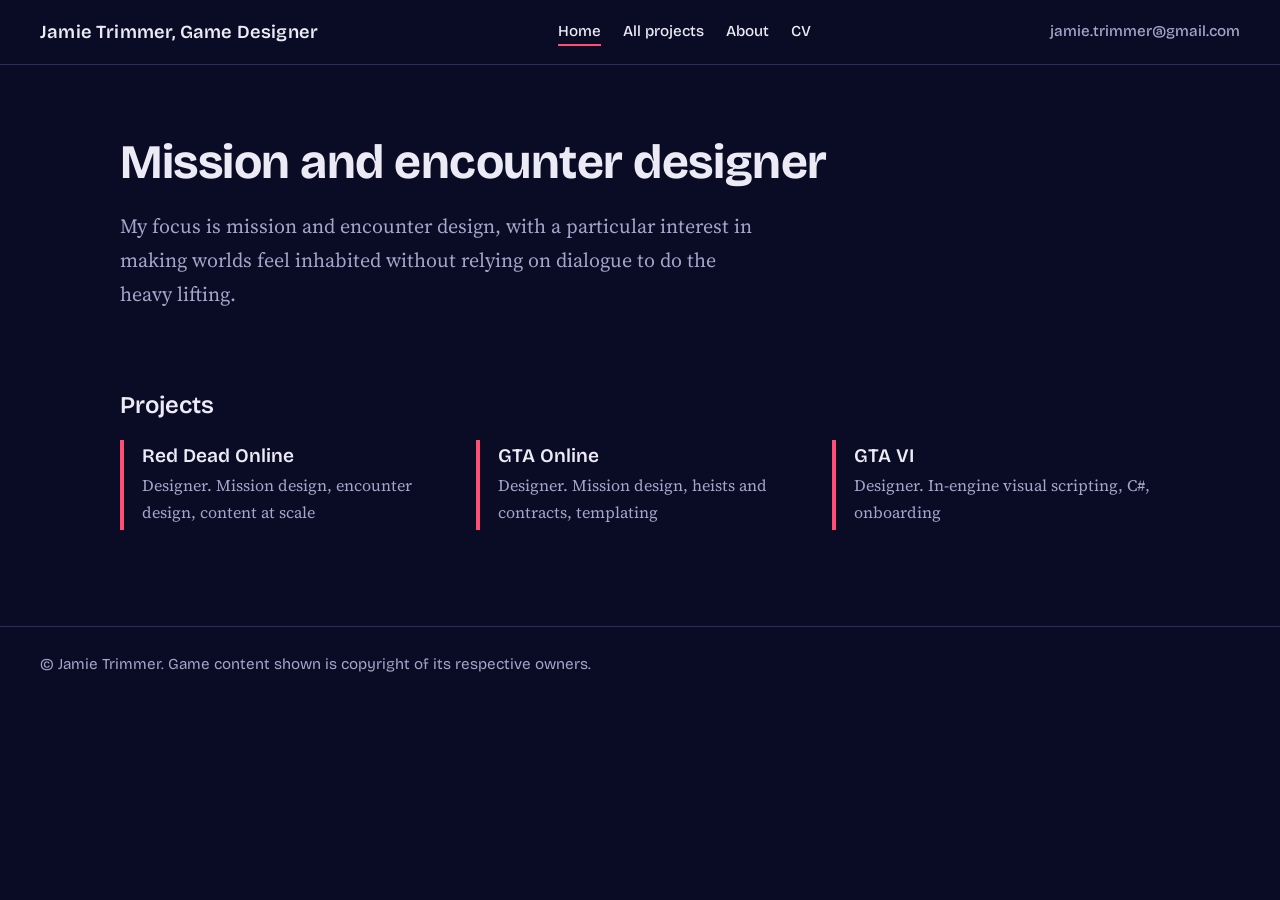
<file: index.html>
<!doctype html><html lang="en-GB"><head><meta charset="utf-8"><meta name="viewport" content="width=device-width,initial-scale=1"><title>Jamie Trimmer, Game Designer</title><meta name="description" content="My focus is mission and encounter design, with a particular interest in making worlds feel inhabited without relying on dialogue to do the heavy lifting."><link rel="preconnect" href="https://fonts.googleapis.com"><link rel="preconnect" href="https://fonts.gstatic.com" crossorigin><link href="https://fonts.googleapis.com/css2?family=Bricolage+Grotesque:wght@500;600;700&family=Source+Serif+4:ital,wght@0,400;0,600;1,400&display=swap" rel="stylesheet"><link rel="stylesheet" href="css/style.css"></head><body><a class="skip" href="#main">Skip to content</a><header class="site"><a class="name" href="index.html">Jamie Trimmer, Game Designer</a><nav class="main" aria-label="Main"><a href="index.html" aria-current="page">Home</a><a href="work.html">All projects</a><a href="about.html">About</a><a href="cv.html">CV</a></nav><nav class="contact" aria-label="Contact"><a href="mailto:jamie.trimmer@gmail.com">jamie.trimmer@gmail.com</a></nav></header><main id="main"><section class="hero"><h1>Mission and encounter designer</h1><p>My focus is mission and encounter design, with a particular interest in making worlds feel inhabited without relying on dialogue to do the heavy lifting.</p></section><h2>Projects</h2><ul class="grid"><li><a class="card" href="rdo.html"><strong>Red Dead Online</strong><span class="role">Designer. Mission design, encounter design, content at scale</span></a></li><li><a class="card" href="gtao.html"><strong>GTA Online</strong><span class="role">Designer. Mission design, heists and contracts, templating</span></a></li><li><a class="card" href="gta-vi.html"><strong>GTA VI</strong><span class="role">Designer. In-engine visual scripting, C#, onboarding</span></a></li></ul></main><footer class="site">&copy; Jamie Trimmer. Game content shown is copyright of its respective owners.</footer></body></html>
</file>
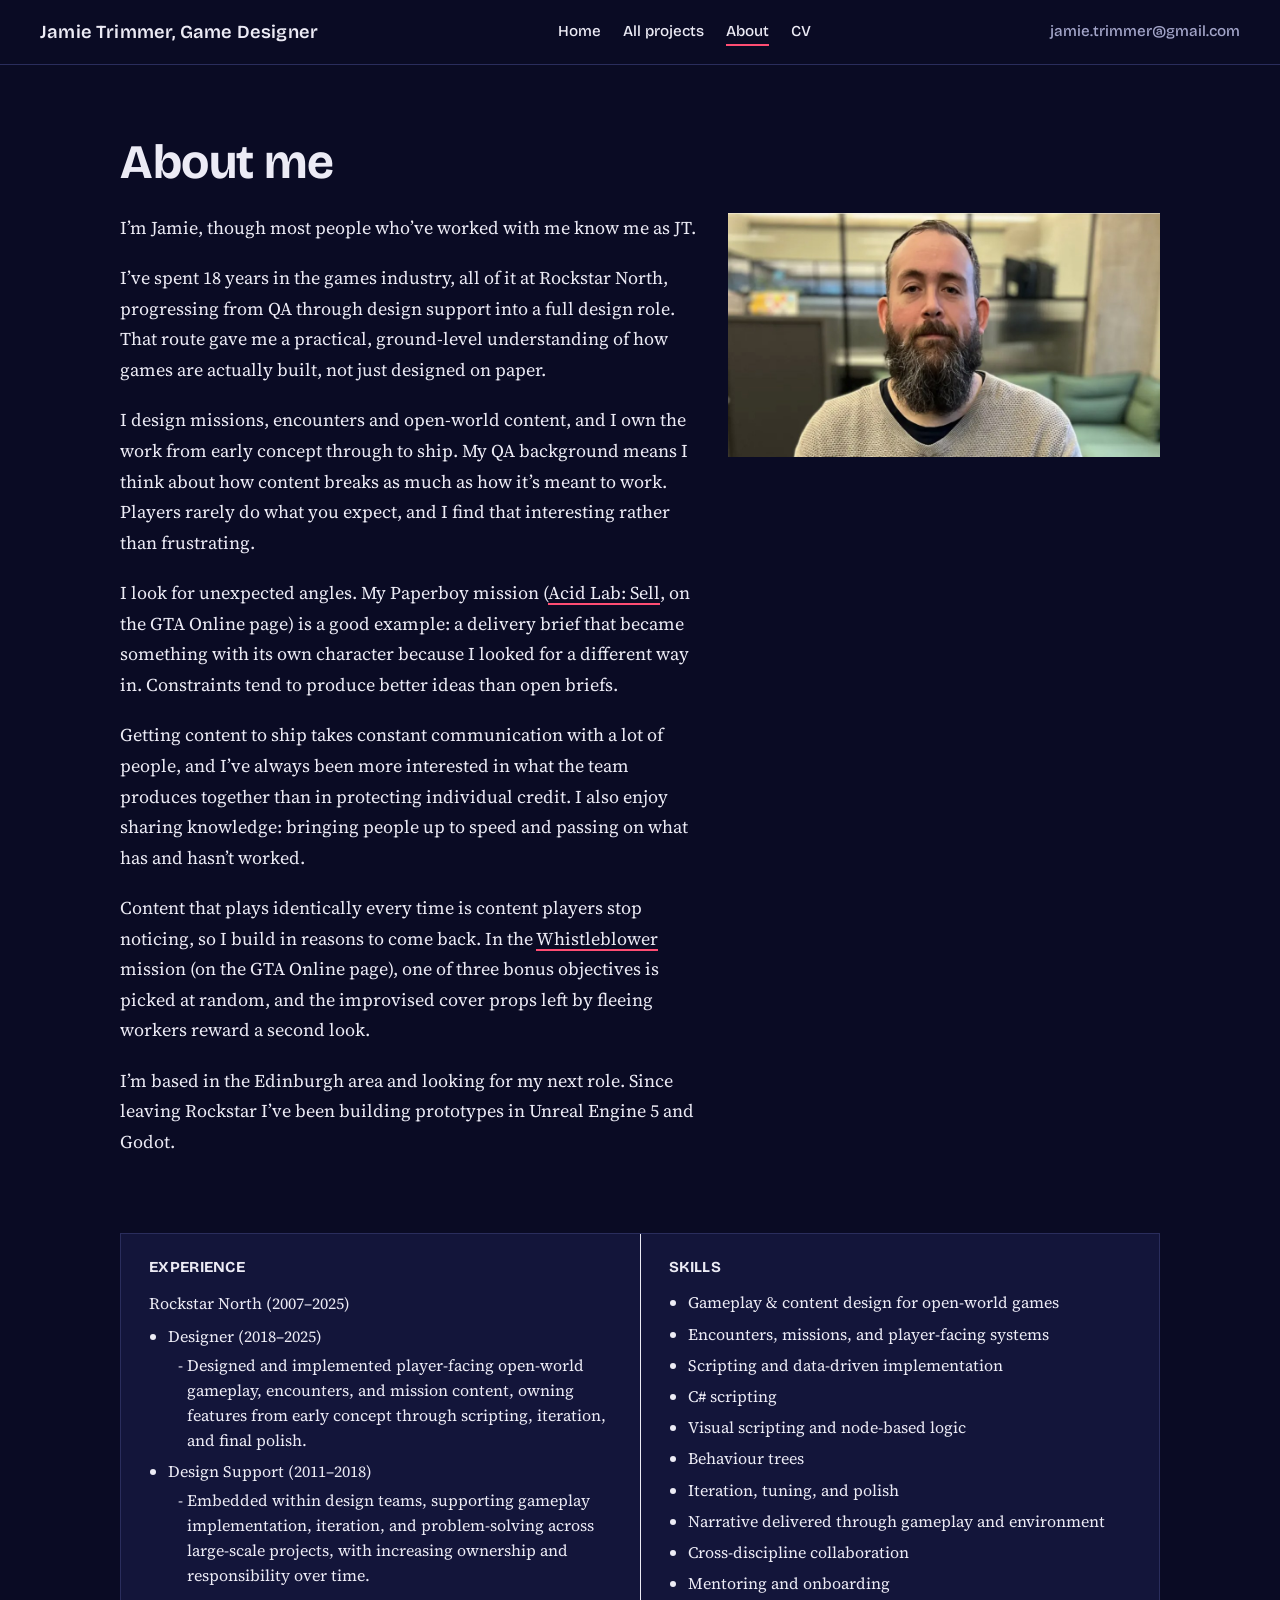
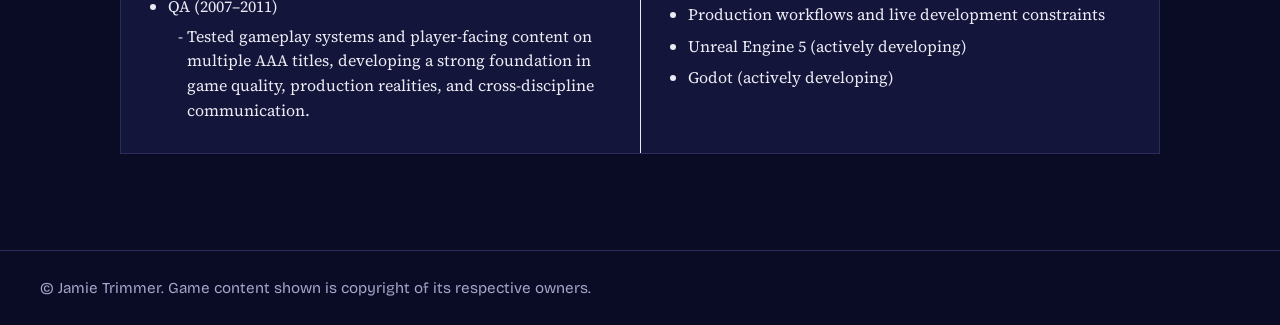
<file: about.html>
<!doctype html><html lang="en-GB"><head><meta charset="utf-8"><meta name="viewport" content="width=device-width,initial-scale=1"><title>About</title><meta name="description" content="About Jamie Trimmer"><link rel="preconnect" href="https://fonts.googleapis.com"><link rel="preconnect" href="https://fonts.gstatic.com" crossorigin><link href="https://fonts.googleapis.com/css2?family=Bricolage+Grotesque:wght@500;600;700&family=Source+Serif+4:ital,wght@0,400;0,600;1,400&display=swap" rel="stylesheet"><link rel="stylesheet" href="css/style.css"></head><body><a class="skip" href="#main">Skip to content</a><header class="site"><a class="name" href="index.html">Jamie Trimmer, Game Designer</a><nav class="main" aria-label="Main"><a href="index.html">Home</a><a href="work.html">All projects</a><a href="about.html" aria-current="page">About</a><a href="cv.html">CV</a></nav><nav class="contact" aria-label="Contact"><a href="mailto:jamie.trimmer@gmail.com">jamie.trimmer@gmail.com</a></nav></header><main id="main"><section class="hero"><h1>About me</h1></section><div class="about-grid"><div class="prose"><p>I’m Jamie, though most people who’ve worked with me know me as JT.</p><p>I’ve spent 18 years in the games industry, all of it at Rockstar North, progressing from QA through design support into a full design role. That route gave me a practical, ground-level understanding of how games are actually built, not just designed on paper.</p><p>I design missions, encounters and open-world content, and I own the work from early concept through to ship. My QA background means I think about how content breaks as much as how it’s meant to work. Players rarely do what you expect, and I find that interesting rather than frustrating.</p><p>I look for unexpected angles. My Paperboy mission (<a href="gtao.html#paperboy">Acid Lab: Sell</a>, on the GTA Online page) is a good example: a delivery brief that became something with its own character because I looked for a different way in. Constraints tend to produce better ideas than open briefs.</p><p>Getting content to ship takes constant communication with a lot of people, and I’ve always been more interested in what the team produces together than in protecting individual credit. I also enjoy sharing knowledge: bringing people up to speed and passing on what has and hasn’t worked.</p><p>Content that plays identically every time is content players stop noticing, so I build in reasons to come back. In the <a href="gtao.html#whistleblower">Whistleblower</a> mission (on the GTA Online page), one of three bonus objectives is picked at random, and the improvised cover props left by fleeing workers reward a second look.</p><p>I’m based in the Edinburgh area and looking for my next role. Since leaving Rockstar I’ve been building prototypes in Unreal Engine 5 and Godot.</p></div><img class="portrait" src="images/jt.jpg" alt="Jamie Trimmer" width="1000" height="563"></div><section class="panel"><div class="panel-col"><h2>EXPERIENCE</h2><p class="employer">Rockstar North (2007–2025)</p><ul><li>Designer (2018–2025)<ul class="sub"><li>Designed and implemented player-facing open-world gameplay, encounters, and mission content, owning features from early concept through scripting, iteration, and final polish.</li></ul></li><li>Design Support (2011–2018)<ul class="sub"><li>Embedded within design teams, supporting gameplay implementation, iteration, and problem-solving across large-scale projects, with increasing ownership and responsibility over time.</li></ul></li><li>QA (2007–2011)<ul class="sub"><li>Tested gameplay systems and player-facing content on multiple AAA titles, developing a strong foundation in game quality, production realities, and cross-discipline communication.</li></ul></li></ul></div><div class="panel-col"><h2>SKILLS</h2><ul><li>Gameplay &amp; content design for open-world games</li><li>Encounters, missions, and player-facing systems</li><li>Scripting and data-driven implementation</li><li>C# scripting</li><li>Visual scripting and node-based logic</li><li>Behaviour trees</li><li>Iteration, tuning, and polish</li><li>Narrative delivered through gameplay and environment</li><li>Cross-discipline collaboration</li><li>Mentoring and onboarding</li><li>Production workflows and live development constraints</li><li>Unreal Engine 5 (actively developing)</li><li>Godot (actively developing)</li></ul></div></section></main><footer class="site">&copy; Jamie Trimmer. Game content shown is copyright of its respective owners.</footer></body></html>
</file>
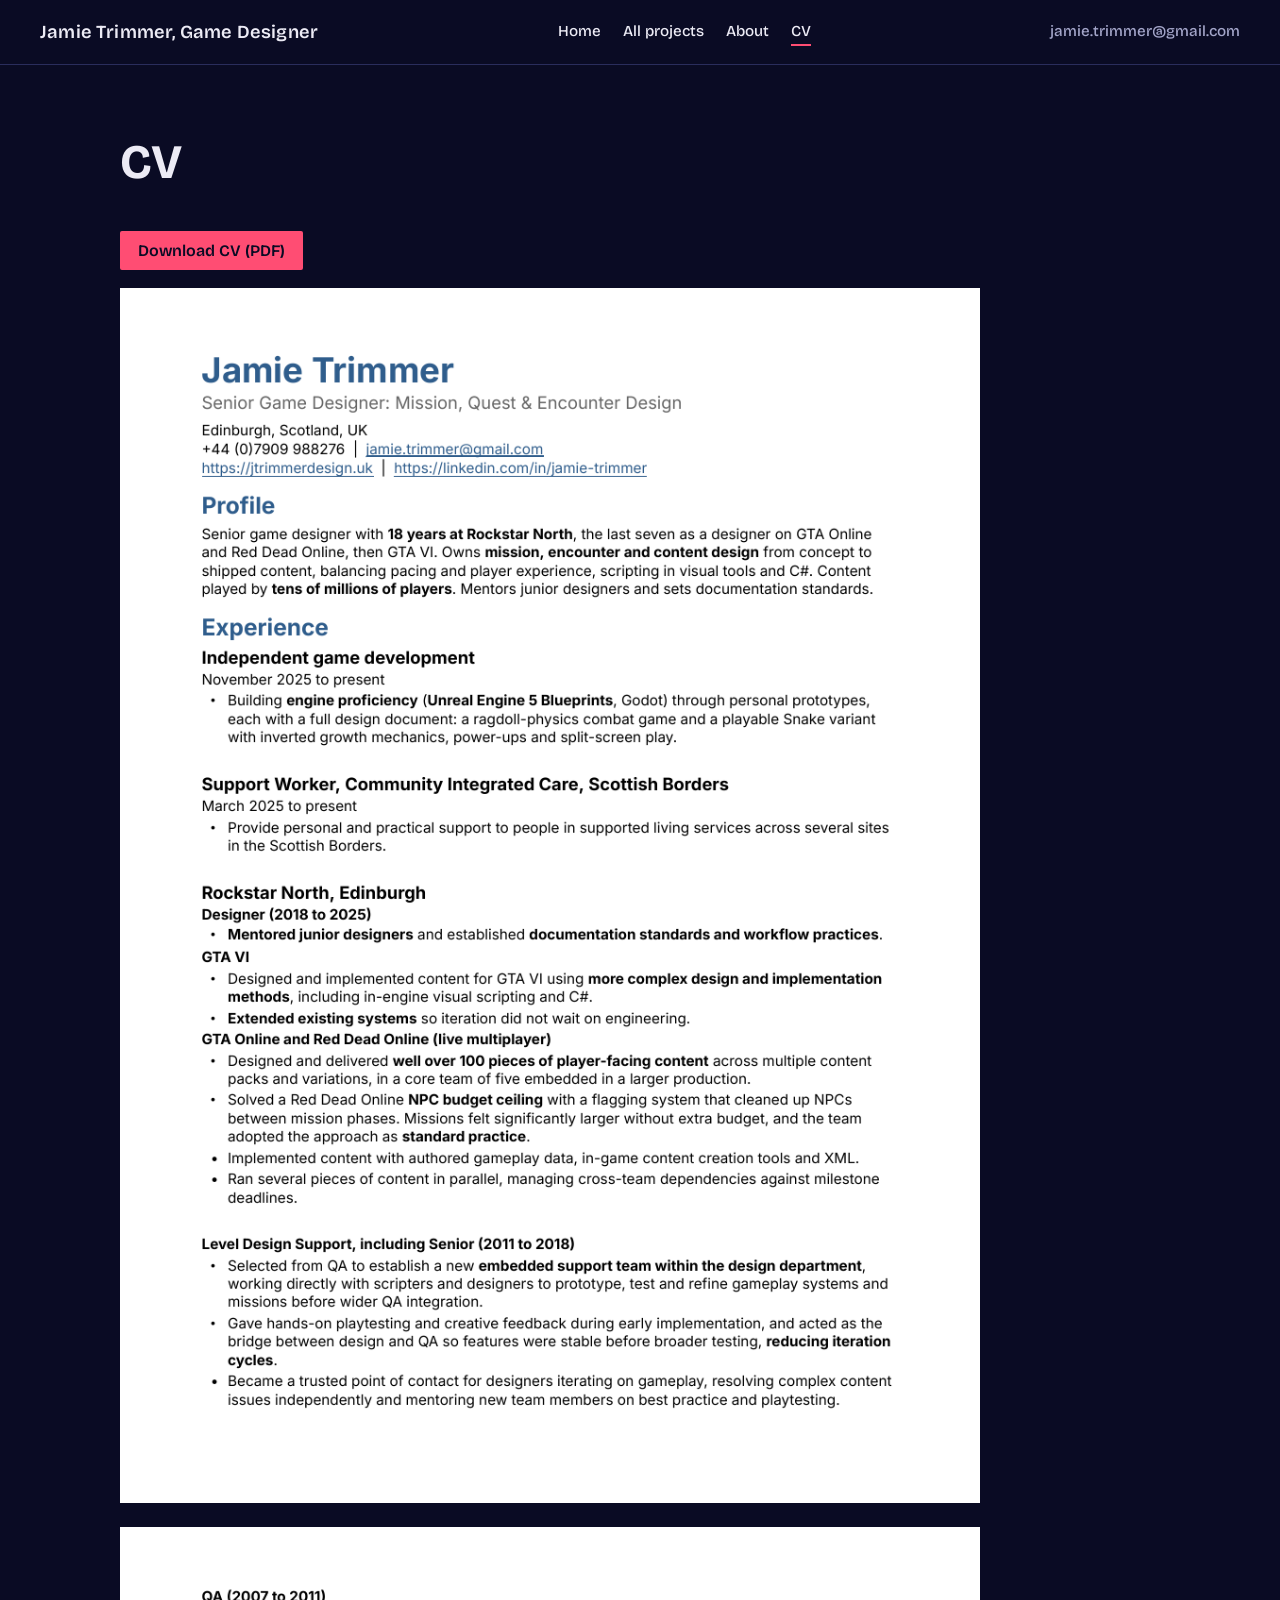
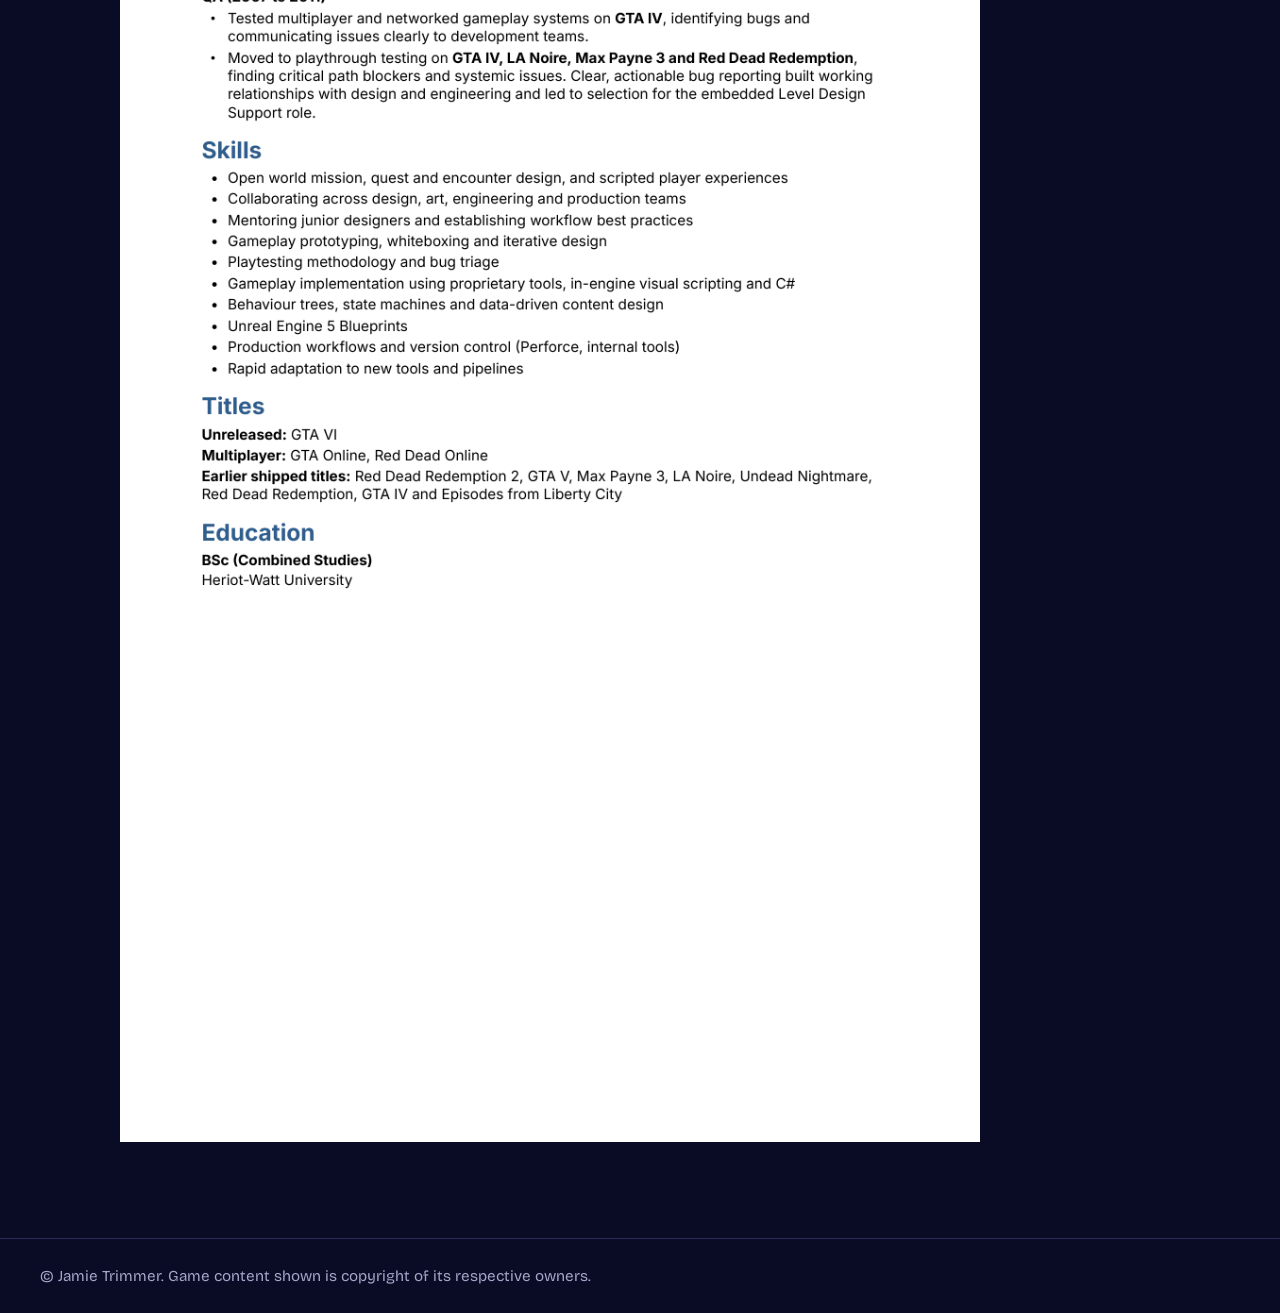
<file: cv.html>
<!doctype html><html lang="en-GB"><head><meta charset="utf-8"><meta name="viewport" content="width=device-width,initial-scale=1"><title>CV</title><meta name="description" content="CV of Jamie Trimmer"><link rel="preconnect" href="https://fonts.googleapis.com"><link rel="preconnect" href="https://fonts.gstatic.com" crossorigin><link href="https://fonts.googleapis.com/css2?family=Bricolage+Grotesque:wght@500;600;700&family=Source+Serif+4:ital,wght@0,400;0,600;1,400&display=swap" rel="stylesheet"><link rel="stylesheet" href="css/style.css"></head><body><a class="skip" href="#main">Skip to content</a><header class="site"><a class="name" href="index.html">Jamie Trimmer, Game Designer</a><nav class="main" aria-label="Main"><a href="index.html">Home</a><a href="work.html">All projects</a><a href="about.html">About</a><a href="cv.html" aria-current="page">CV</a></nav><nav class="contact" aria-label="Contact"><a href="mailto:jamie.trimmer@gmail.com">jamie.trimmer@gmail.com</a></nav></header><main id="main"><section class="hero"><h1>CV</h1></section><p><a class="button" href="assets/Jamie_Trimmer_CV.pdf" download>Download CV (PDF)</a></p><div class="cv-pages"><img src="assets/cv-1.png" alt="CV page 1"><img src="assets/cv-2.png" alt="CV page 2"></div></main><footer class="site">&copy; Jamie Trimmer. Game content shown is copyright of its respective owners.</footer></body></html>
</file>
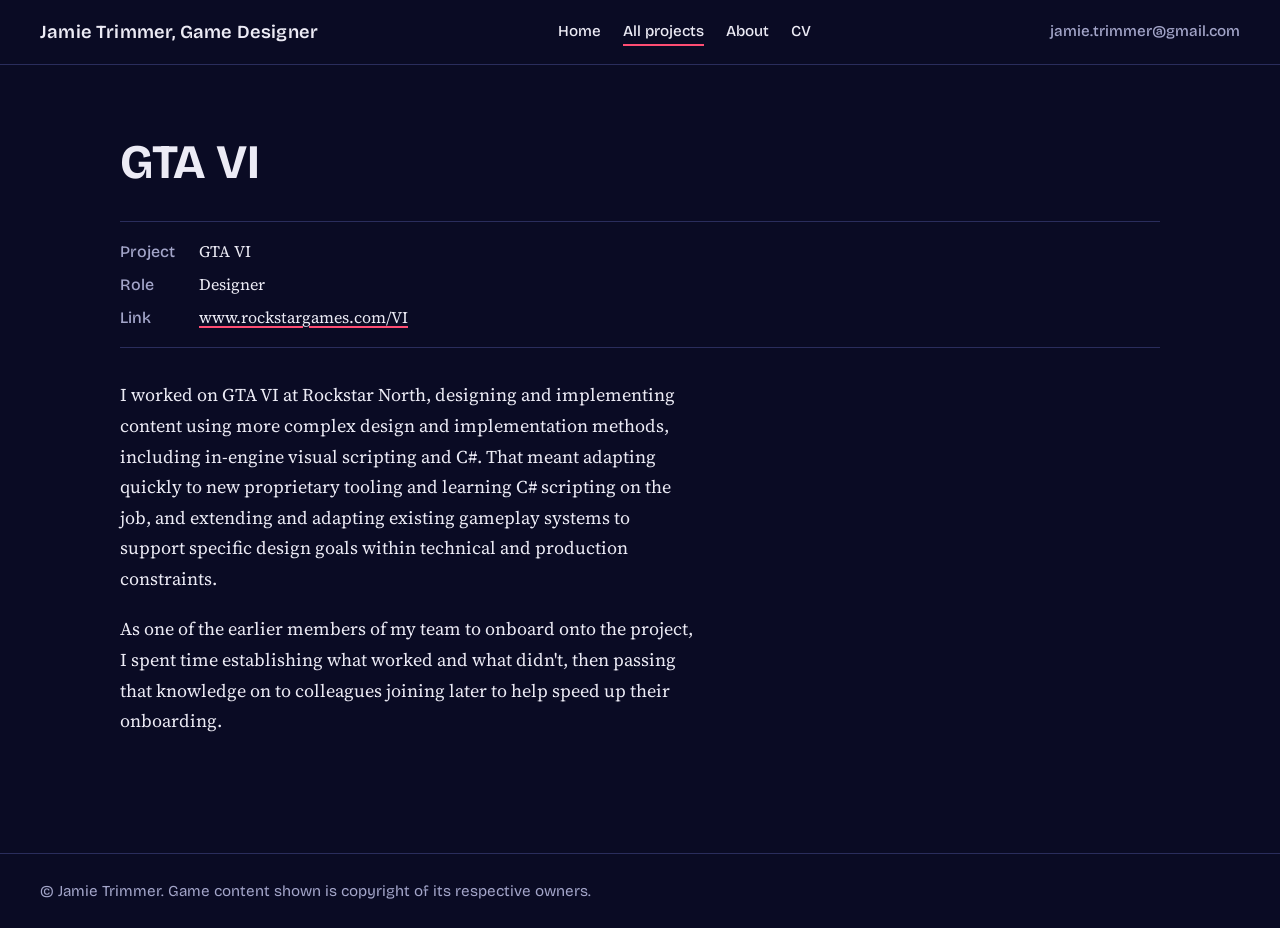
<file: gta-vi.html>
<!doctype html><html lang="en-GB"><head><meta charset="utf-8"><meta name="viewport" content="width=device-width,initial-scale=1"><title>GTA VI</title><meta name="description" content="I worked on GTA VI at Rockstar North, designing and implementing content using more complex design and implementation methods, including in-engine visual scripting and C#. That meant adapting quickly to new proprietary tooling and learning C# scripting on the job, and extending and adapting existing gameplay systems to support specific design goals within technical and production constraints."><link rel="preconnect" href="https://fonts.googleapis.com"><link rel="preconnect" href="https://fonts.gstatic.com" crossorigin><link href="https://fonts.googleapis.com/css2?family=Bricolage+Grotesque:wght@500;600;700&family=Source+Serif+4:ital,wght@0,400;0,600;1,400&display=swap" rel="stylesheet"><link rel="stylesheet" href="css/style.css"></head><body><a class="skip" href="#main">Skip to content</a><header class="site"><a class="name" href="index.html">Jamie Trimmer, Game Designer</a><nav class="main" aria-label="Main"><a href="index.html">Home</a><a href="work.html" aria-current="page">All projects</a><a href="about.html">About</a><a href="cv.html">CV</a></nav><nav class="contact" aria-label="Contact"><a href="mailto:jamie.trimmer@gmail.com">jamie.trimmer@gmail.com</a></nav></header><main id="main"><section class="hero"><h1>GTA VI</h1></section><dl class="ledger"><dt>Project</dt><dd>GTA VI</dd><dt>Role</dt><dd>Designer</dd><dt>Link</dt><dd><a href="https://www.rockstargames.com/VI">www.rockstargames.com/VI</a></dd></dl><div class="prose"><p>I worked on GTA VI at Rockstar North, designing and implementing content using more complex design and implementation methods, including in-engine visual scripting and C#. That meant adapting quickly to new proprietary tooling and learning C# scripting on the job, and extending and adapting existing gameplay systems to support specific design goals within technical and production constraints.</p><p>As one of the earlier members of my team to onboard onto the project, I spent time establishing what worked and what didn&#x27;t, then passing that knowledge on to colleagues joining later to help speed up their onboarding.</p></div></main><footer class="site">&copy; Jamie Trimmer. Game content shown is copyright of its respective owners.</footer></body></html>
</file>
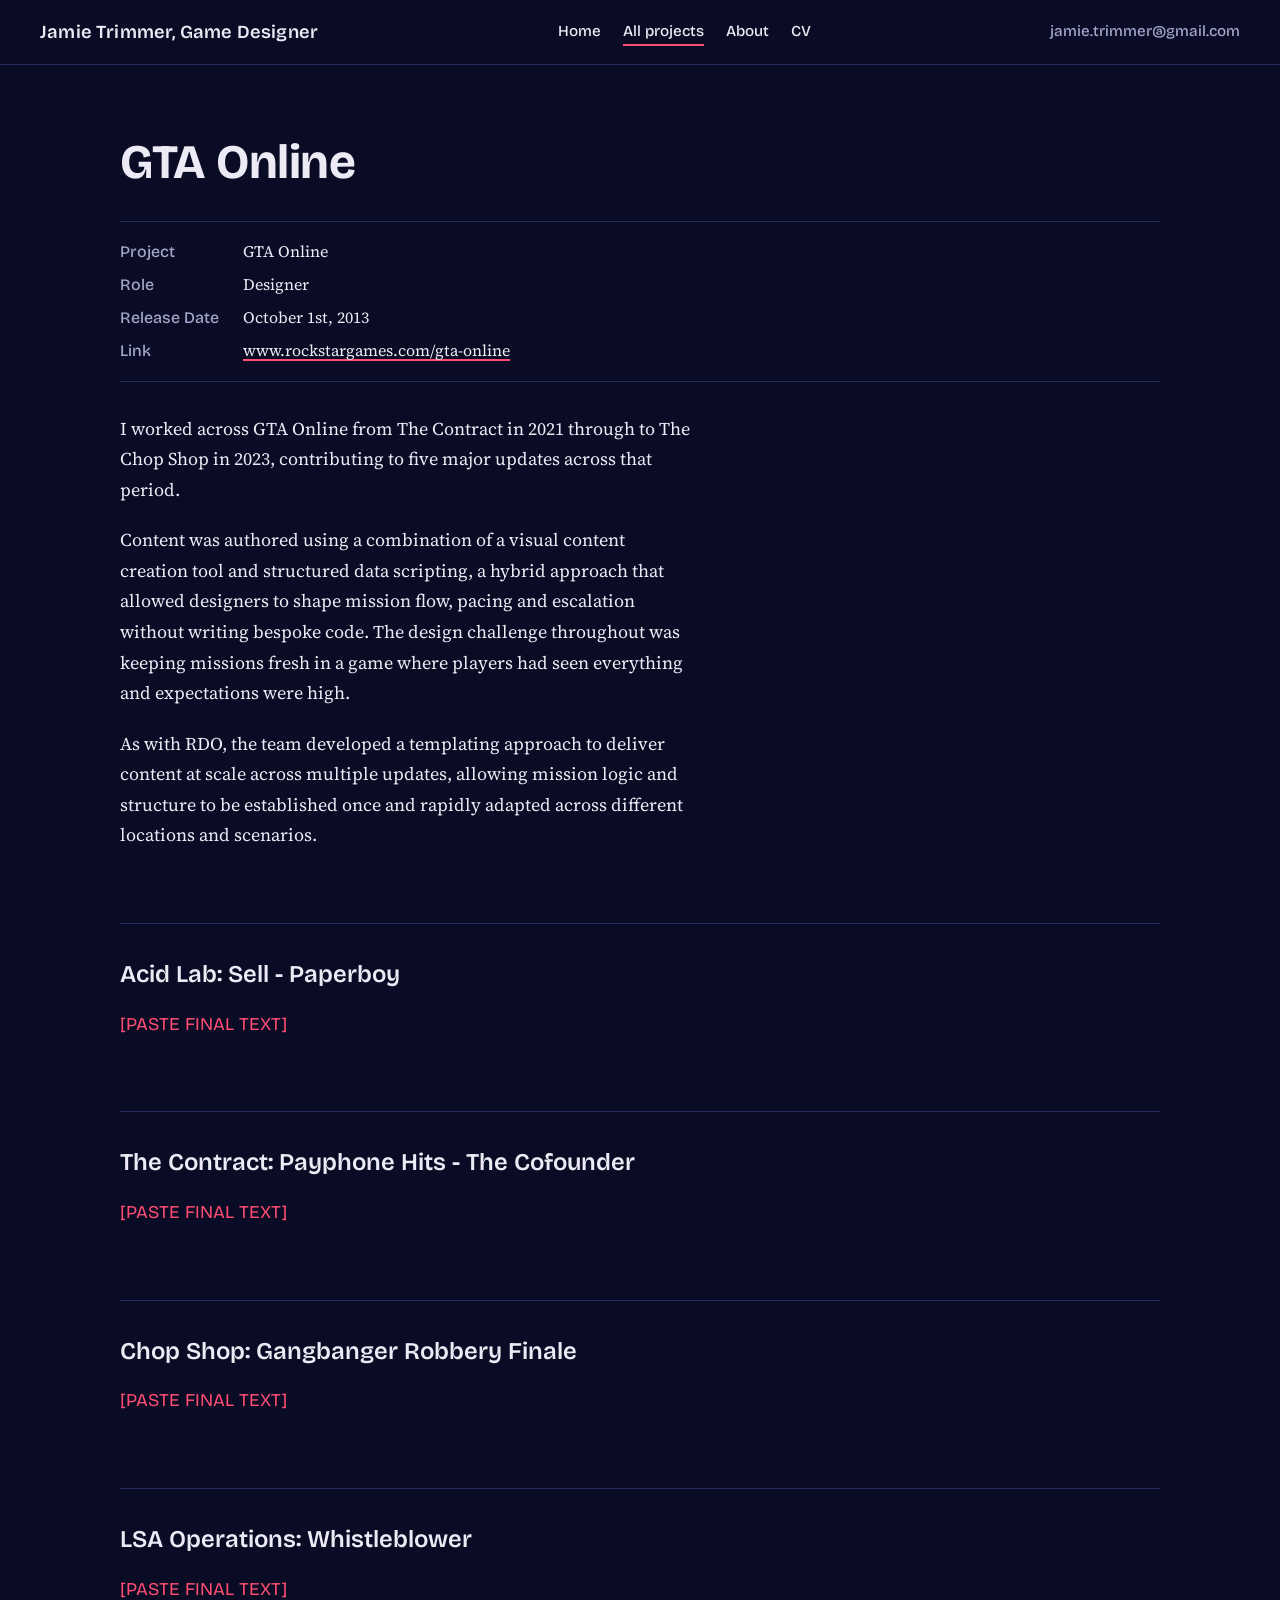
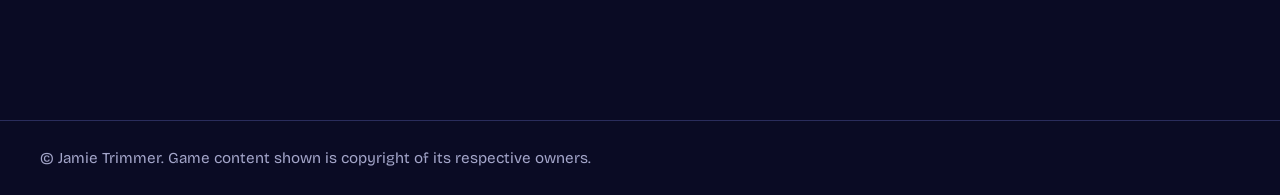
<file: gtao.html>
<!doctype html><html lang="en-GB"><head><meta charset="utf-8"><meta name="viewport" content="width=device-width,initial-scale=1"><title>GTA Online</title><meta name="description" content="I worked across GTA Online from The Contract in 2021 through to The Chop Shop in 2023, contributing to five major updates across that period."><link rel="preconnect" href="https://fonts.googleapis.com"><link rel="preconnect" href="https://fonts.gstatic.com" crossorigin><link href="https://fonts.googleapis.com/css2?family=Bricolage+Grotesque:wght@500;600;700&family=Source+Serif+4:ital,wght@0,400;0,600;1,400&display=swap" rel="stylesheet"><link rel="stylesheet" href="css/style.css"></head><body><a class="skip" href="#main">Skip to content</a><header class="site"><a class="name" href="index.html">Jamie Trimmer, Game Designer</a><nav class="main" aria-label="Main"><a href="index.html">Home</a><a href="work.html" aria-current="page">All projects</a><a href="about.html">About</a><a href="cv.html">CV</a></nav><nav class="contact" aria-label="Contact"><a href="mailto:jamie.trimmer@gmail.com">jamie.trimmer@gmail.com</a></nav></header><main id="main"><section class="hero"><h1>GTA Online</h1></section><dl class="ledger"><dt>Project</dt><dd>GTA Online</dd><dt>Role</dt><dd>Designer</dd><dt>Release Date</dt><dd>October 1st, 2013</dd><dt>Link</dt><dd><a href="https://www.rockstargames.com/gta-online">www.rockstargames.com/gta-online</a></dd></dl><div class="prose"><p>I worked across GTA Online from The Contract in 2021 through to The Chop Shop in 2023, contributing to five major updates across that period.</p><p>Content was authored using a combination of a visual content creation tool and structured data scripting, a hybrid approach that allowed designers to shape mission flow, pacing and escalation without writing bespoke code. The design challenge throughout was keeping missions fresh in a game where players had seen everything and expectations were high.</p><p>As with RDO, the team developed a templating approach to deliver content at scale across multiple updates, allowing mission logic and structure to be established once and rapidly adapted across different locations and scenarios.</p></div><article class="study" id="paperboy"><h2>Acid Lab: Sell - Paperboy</h2><div class="prose"><p class="placeholder">[PASTE FINAL TEXT]</p></div></article><article class="study" id="payphone-hits"><h2>The Contract: Payphone Hits - The Cofounder</h2><div class="prose"><p class="placeholder">[PASTE FINAL TEXT]</p></div></article><article class="study" id="chop-shop-finale"><h2>Chop Shop: Gangbanger Robbery Finale</h2><div class="prose"><p class="placeholder">[PASTE FINAL TEXT]</p></div></article><article class="study" id="whistleblower"><h2>LSA Operations: Whistleblower</h2><div class="prose"><p class="placeholder">[PASTE FINAL TEXT]</p></div></article></main><footer class="site">&copy; Jamie Trimmer. Game content shown is copyright of its respective owners.</footer></body></html>
</file>
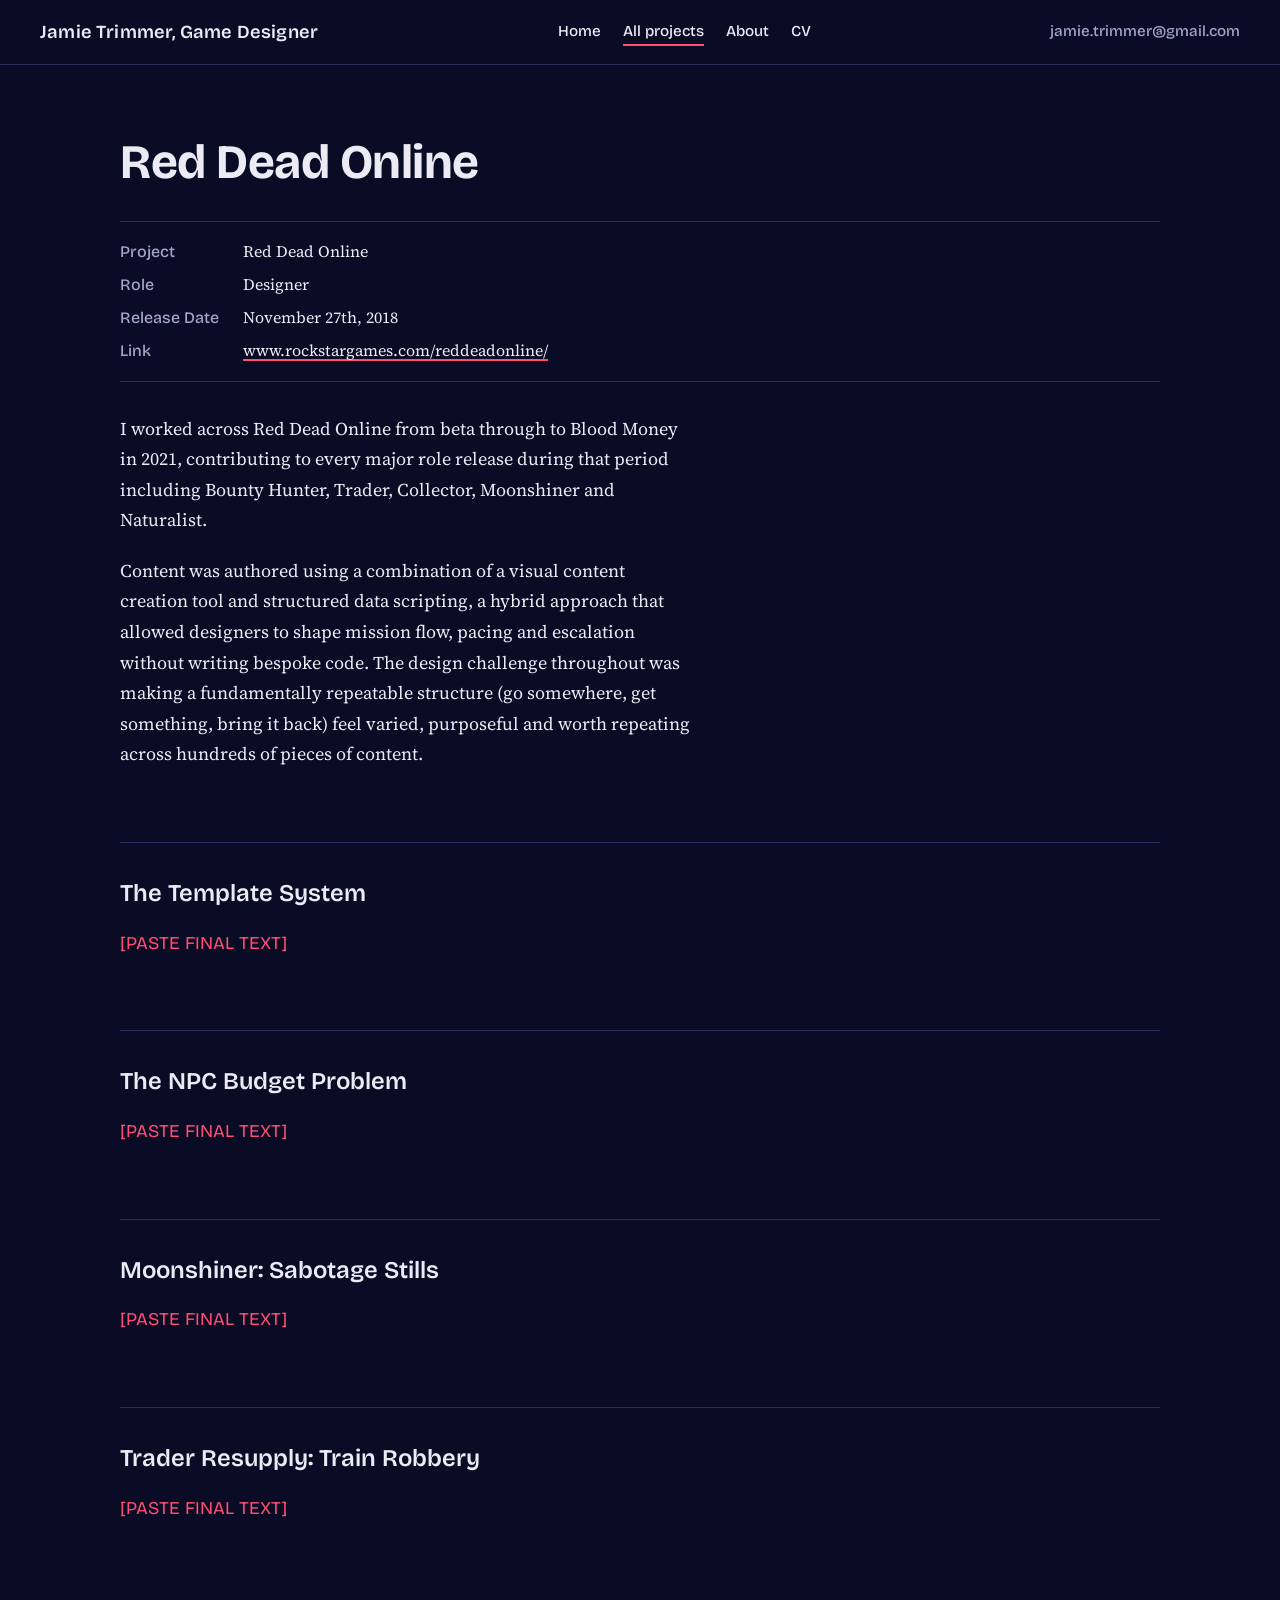
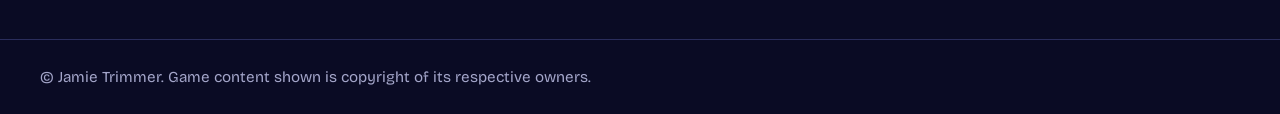
<file: rdo.html>
<!doctype html><html lang="en-GB"><head><meta charset="utf-8"><meta name="viewport" content="width=device-width,initial-scale=1"><title>Red Dead Online</title><meta name="description" content="I worked across Red Dead Online from beta through to Blood Money in 2021, contributing to every major role release during that period including Bounty Hunter, Trader, Collector, Moonshiner and Naturalist."><link rel="preconnect" href="https://fonts.googleapis.com"><link rel="preconnect" href="https://fonts.gstatic.com" crossorigin><link href="https://fonts.googleapis.com/css2?family=Bricolage+Grotesque:wght@500;600;700&family=Source+Serif+4:ital,wght@0,400;0,600;1,400&display=swap" rel="stylesheet"><link rel="stylesheet" href="css/style.css"></head><body><a class="skip" href="#main">Skip to content</a><header class="site"><a class="name" href="index.html">Jamie Trimmer, Game Designer</a><nav class="main" aria-label="Main"><a href="index.html">Home</a><a href="work.html" aria-current="page">All projects</a><a href="about.html">About</a><a href="cv.html">CV</a></nav><nav class="contact" aria-label="Contact"><a href="mailto:jamie.trimmer@gmail.com">jamie.trimmer@gmail.com</a></nav></header><main id="main"><section class="hero"><h1>Red Dead Online</h1></section><dl class="ledger"><dt>Project</dt><dd>Red Dead Online</dd><dt>Role</dt><dd>Designer</dd><dt>Release Date</dt><dd>November 27th, 2018</dd><dt>Link</dt><dd><a href="https://www.rockstargames.com/reddeadonline/">www.rockstargames.com/reddeadonline/</a></dd></dl><div class="prose"><p>I worked across Red Dead Online from beta through to Blood Money in 2021, contributing to every major role release during that period including Bounty Hunter, Trader, Collector, Moonshiner and Naturalist.</p><p>Content was authored using a combination of a visual content creation tool and structured data scripting, a hybrid approach that allowed designers to shape mission flow, pacing and escalation without writing bespoke code. The design challenge throughout was making a fundamentally repeatable structure (go somewhere, get something, bring it back) feel varied, purposeful and worth repeating across hundreds of pieces of content.</p></div><article class="study" id="template-system"><h2>The Template System</h2><div class="prose"><p class="placeholder">[PASTE FINAL TEXT]</p></div></article><article class="study" id="npc-budget"><h2>The NPC Budget Problem</h2><div class="prose"><p class="placeholder">[PASTE FINAL TEXT]</p></div></article><article class="study" id="sabotage-stills"><h2>Moonshiner: Sabotage Stills</h2><div class="prose"><p class="placeholder">[PASTE FINAL TEXT]</p></div></article><article class="study" id="train-robbery"><h2>Trader Resupply: Train Robbery</h2><div class="prose"><p class="placeholder">[PASTE FINAL TEXT]</p></div></article></main><footer class="site">&copy; Jamie Trimmer. Game content shown is copyright of its respective owners.</footer></body></html>
</file>
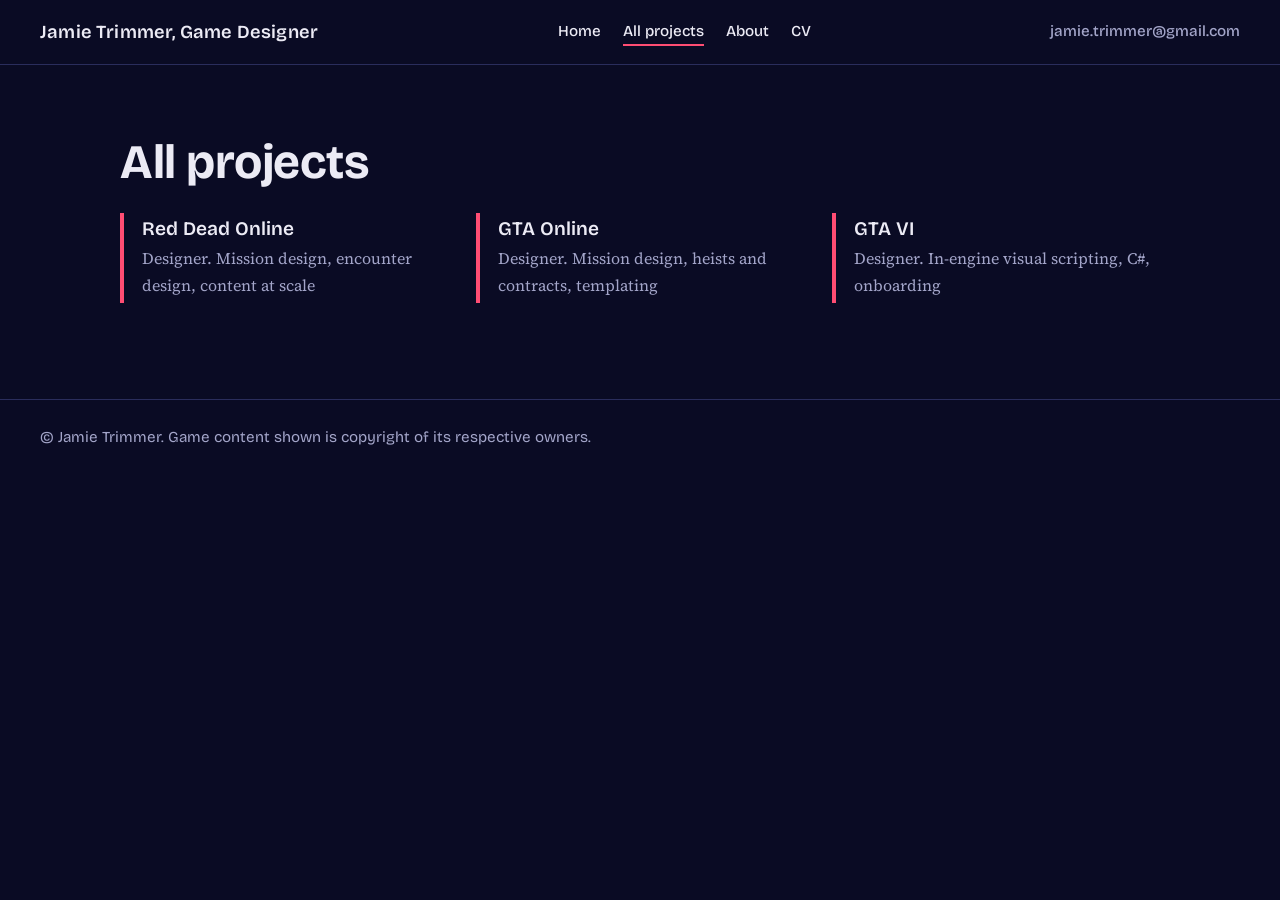
<file: work.html>
<!doctype html><html lang="en-GB"><head><meta charset="utf-8"><meta name="viewport" content="width=device-width,initial-scale=1"><title>All projects</title><meta name="description" content="Projects by Jamie Trimmer"><link rel="preconnect" href="https://fonts.googleapis.com"><link rel="preconnect" href="https://fonts.gstatic.com" crossorigin><link href="https://fonts.googleapis.com/css2?family=Bricolage+Grotesque:wght@500;600;700&family=Source+Serif+4:ital,wght@0,400;0,600;1,400&display=swap" rel="stylesheet"><link rel="stylesheet" href="css/style.css"></head><body><a class="skip" href="#main">Skip to content</a><header class="site"><a class="name" href="index.html">Jamie Trimmer, Game Designer</a><nav class="main" aria-label="Main"><a href="index.html">Home</a><a href="work.html" aria-current="page">All projects</a><a href="about.html">About</a><a href="cv.html">CV</a></nav><nav class="contact" aria-label="Contact"><a href="mailto:jamie.trimmer@gmail.com">jamie.trimmer@gmail.com</a></nav></header><main id="main"><section class="hero"><h1>All projects</h1></section><ul class="grid"><li><a class="card" href="rdo.html"><strong>Red Dead Online</strong><span class="role">Designer. Mission design, encounter design, content at scale</span></a></li><li><a class="card" href="gtao.html"><strong>GTA Online</strong><span class="role">Designer. Mission design, heists and contracts, templating</span></a></li><li><a class="card" href="gta-vi.html"><strong>GTA VI</strong><span class="role">Designer. In-engine visual scripting, C#, onboarding</span></a></li></ul></main><footer class="site">&copy; Jamie Trimmer. Game content shown is copyright of its respective owners.</footer></body></html>
</file>
<file: css/style.css>
:root{
  --ink:#0a0b24; --surface:#13153a; --line:#2a2d5c;
  --text:#ecebf5; --muted:#a3a5c9; --accent:#ff4d73; --accent-ink:#0a0b24;
  --measure:64ch; --gutter:clamp(16px,4vw,40px);
}
*{box-sizing:border-box}
html{-webkit-text-size-adjust:100%}
body{margin:0;background:var(--ink);color:var(--text);font:400 1.125rem/1.7 "Source Serif 4",Georgia,serif}
h1,h2,h3,.sans{font-family:"Bricolage Grotesque","Helvetica Neue",Arial,sans-serif}
a{color:var(--text);text-decoration-color:var(--accent);text-underline-offset:.2em;text-decoration-thickness:2px}
a:hover{color:var(--accent)}
:focus-visible{outline:3px solid var(--accent);outline-offset:3px;border-radius:2px}
.skip{position:absolute;left:-999px}.skip:focus{left:var(--gutter);top:8px;background:var(--accent);color:var(--accent-ink);padding:8px 12px;z-index:9}

header.site{position:sticky;top:0;z-index:10;background:var(--ink);display:flex;flex-wrap:wrap;gap:12px 32px;align-items:center;justify-content:space-between;padding:18px var(--gutter);border-bottom:1px solid var(--line)}
header.site .name{font:600 1.15rem "Bricolage Grotesque",sans-serif;text-decoration:none;letter-spacing:.01em}
nav.main,nav.contact{display:flex;flex-wrap:wrap;gap:6px 22px;font:500 .95rem "Bricolage Grotesque",sans-serif}
nav a{text-decoration:none;padding:4px 0;border-bottom:2px solid transparent}
nav a:hover,nav a[aria-current="page"]{border-color:var(--accent);color:var(--text)}
nav.contact a{color:var(--muted)}

main{padding:0 var(--gutter) 96px;max-width:1120px;margin:0 auto}
.hero{padding:clamp(32px,6vw,72px) 0 24px;display:grid;gap:20px}
.hero h1{margin:0;font:700 clamp(1.9rem,4.5vw,3rem)/1.08 "Bricolage Grotesque",sans-serif;letter-spacing:-.01em}
.hero p{margin:0;max-width:var(--measure);font-size:1.25rem;color:var(--muted)}
h2{font:600 1.5rem/1.2 "Bricolage Grotesque",sans-serif;margin:56px 0 20px}
h3{font:600 1.15rem/1.3 "Bricolage Grotesque",sans-serif;margin:32px 0 6px}

.grid{display:grid;gap:28px;grid-template-columns:repeat(auto-fill,minmax(280px,1fr));list-style:none;padding:0;margin:0}
.card{display:block;text-decoration:none;color:var(--text);border-left:4px solid var(--accent);padding:4px 0 4px 18px}
.card .thumb{aspect-ratio:16/9;background:var(--surface);margin-bottom:14px;overflow:hidden}
.card .thumb img{width:100%;height:100%;object-fit:cover;display:block}
.card strong{display:block;font:600 1.2rem/1.25 "Bricolage Grotesque",sans-serif}
.card .role{display:block;color:var(--muted);font-size:1rem;margin-top:4px}
.card:hover strong{color:var(--accent)}

.ledger{display:grid;grid-template-columns:max-content 1fr;gap:6px 24px;margin:8px 0 32px;padding:16px 0;border-top:1px solid var(--line);border-bottom:1px solid var(--line);font-size:1rem}
.ledger dt{color:var(--muted);font-family:"Bricolage Grotesque",sans-serif;font-weight:500}
.ledger dd{margin:0}
.prose p{max-width:var(--measure);margin:0 0 1.1em}
.study{margin-top:72px;padding-top:8px;border-top:1px solid var(--line)}
.study h2{margin-top:28px}
.study .media{margin:20px 0 28px;max-width:860px}
.study .media img,.study .media iframe{width:100%;display:block;border:0;background:var(--surface)}
.study .media iframe{aspect-ratio:16/9}
blockquote.epigraph{margin:0 0 28px;padding:0 0 0 20px;border-left:4px solid var(--accent);max-width:var(--measure);font-style:italic;font-size:1.3rem;line-height:1.5}
blockquote.epigraph footer{font:400 .9rem "Bricolage Grotesque",sans-serif;font-style:normal;color:var(--muted);margin-top:6px}
.placeholder{color:var(--accent);font-family:"Bricolage Grotesque",sans-serif}

.cv-pages{display:grid;gap:24px;max-width:860px}
.cv-pages img{width:100%;height:auto;display:block;background:#fff}
.button{display:inline-block;background:var(--accent);color:var(--accent-ink);font:600 1rem "Bricolage Grotesque",sans-serif;padding:10px 18px;text-decoration:none;border-radius:2px}
.button:hover{background:var(--text);color:var(--accent-ink)}
footer.site{border-top:1px solid var(--line);padding:28px var(--gutter);color:var(--muted);font:400 .95rem "Bricolage Grotesque",sans-serif}
footer.site a{color:var(--muted)}

@media (max-width:560px){body{font-size:1.0625rem}.ledger{grid-template-columns:1fr;gap:0}.ledger dd{margin-bottom:10px}}
@media (prefers-reduced-motion:no-preference){.hero h1{animation:rise .5s ease-out both}@keyframes rise{from{opacity:0;transform:translateY(8px)}}}
.skills{max-width:var(--measure);padding-left:1.2em;margin:0}.skills li{margin:0 0 .35em}
.prose h3{margin-top:20px}
.about-grid{display:grid;gap:32px;grid-template-columns:minmax(0,var(--measure)) minmax(0,1fr);align-items:start}
.portrait{width:100%;height:auto;display:block;background:var(--surface)}
@media (max-width:900px){.about-grid{grid-template-columns:1fr}.about-grid .portrait{order:-1}}

.study,[id]{scroll-margin-top:96px}
.panel{display:grid;grid-template-columns:1fr 1fr;margin:56px 0 0;background:var(--surface);border:1px solid var(--line)}
.panel-col{padding:24px 28px}
.panel-col+.panel-col{border-left:1px solid var(--text)}
.panel h2{margin:0 0 14px;font:700 .95rem "Bricolage Grotesque",sans-serif;letter-spacing:.02em}
.panel p.employer{margin:0 0 6px;font-size:1rem}
.panel ul{margin:0;padding-left:1.2em;font-size:1rem;line-height:1.55}
.panel li{margin:0 0 .4em}
.panel ul.sub{list-style:"- ";margin-top:.3em}
@media (max-width:760px){.panel{grid-template-columns:1fr}.panel-col+.panel-col{border-left:0;border-top:1px solid var(--text)}}
header.site .name{display:flex;align-items:center;gap:12px}header.site .name img{border-radius:50%;display:block}
</file>
